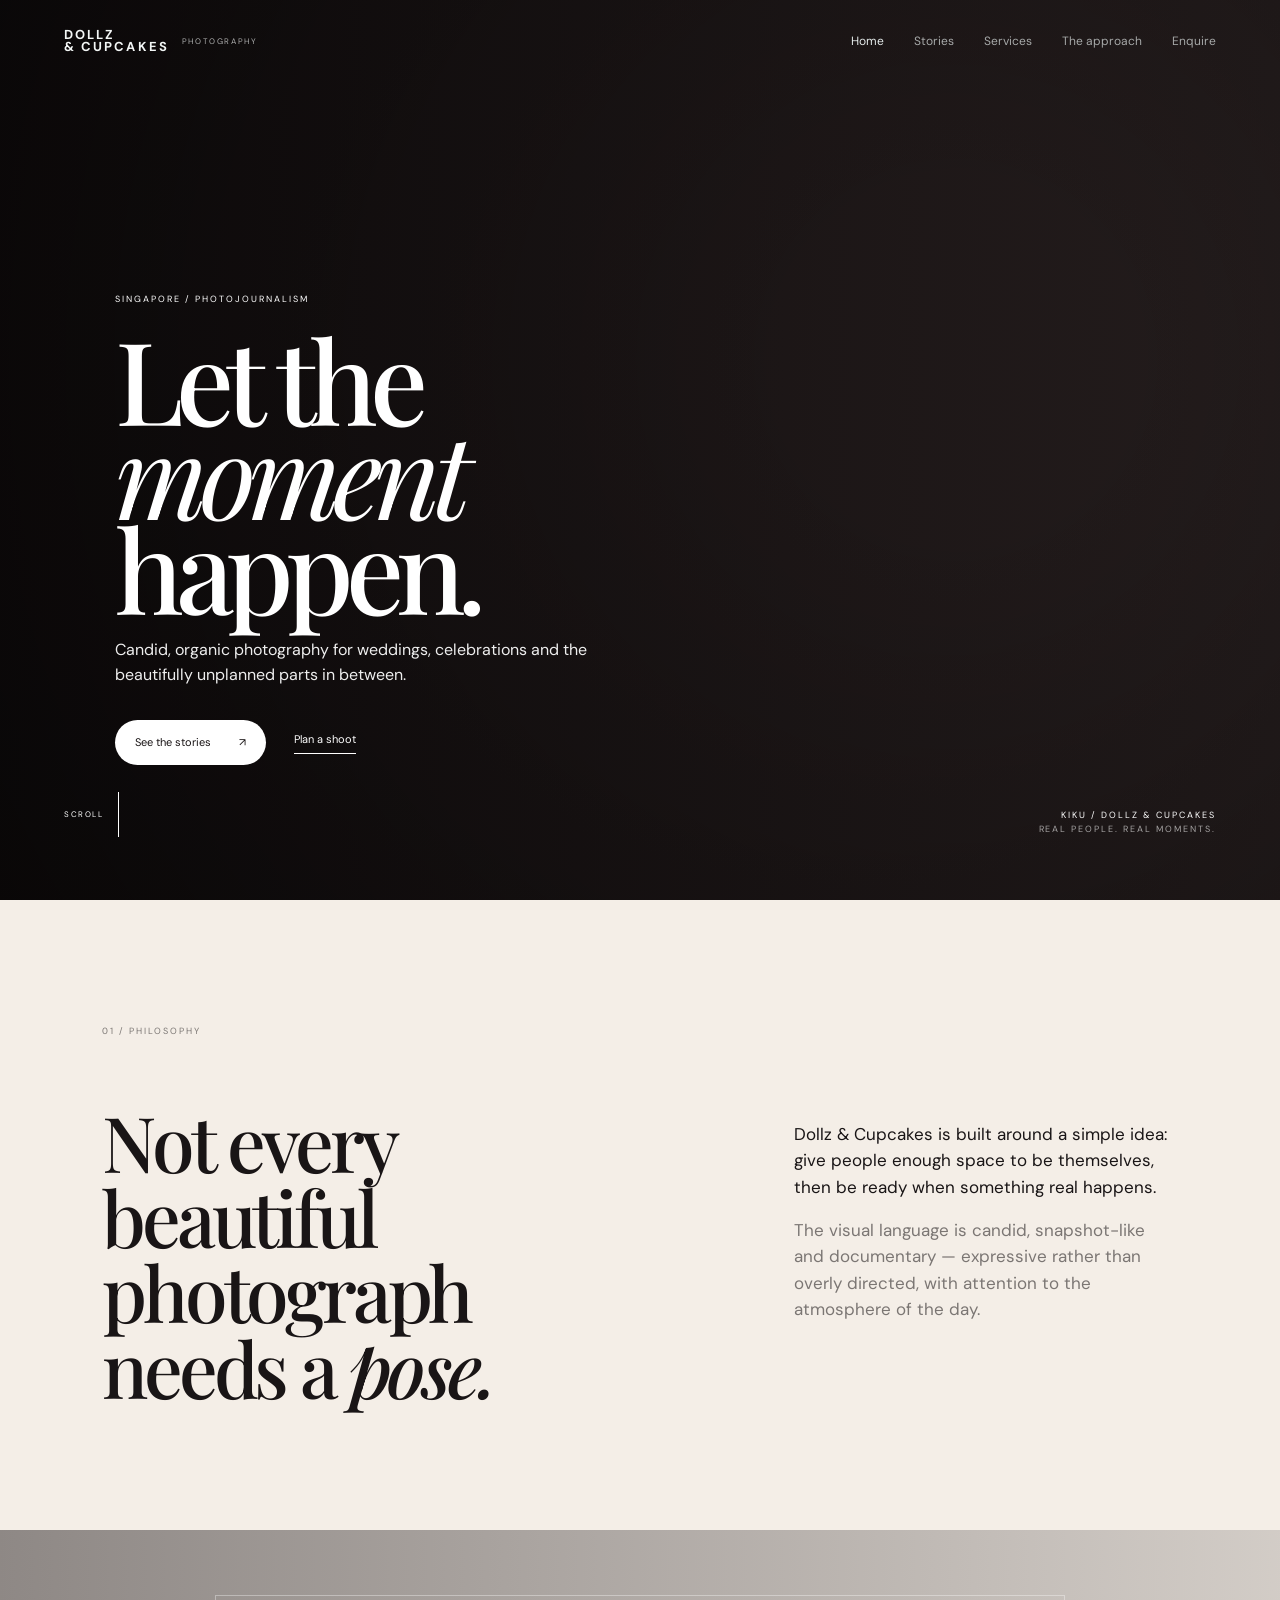
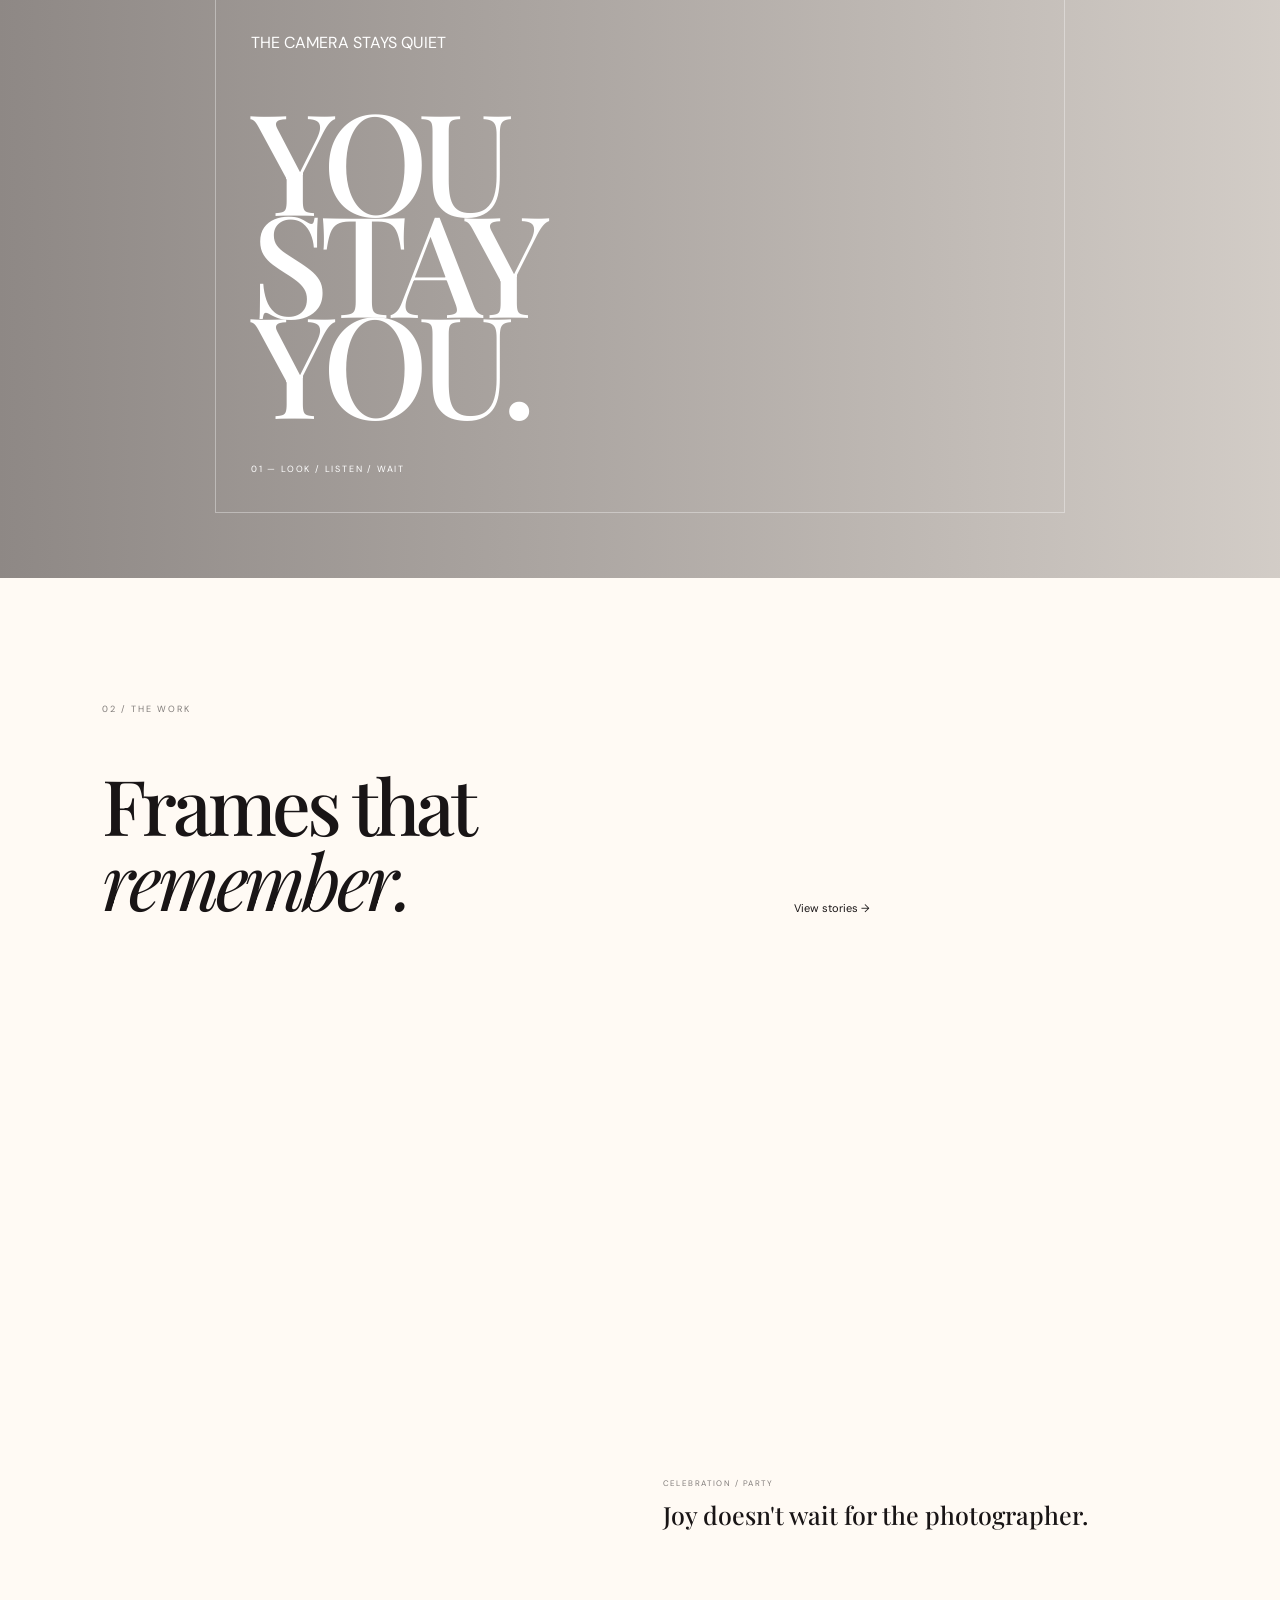
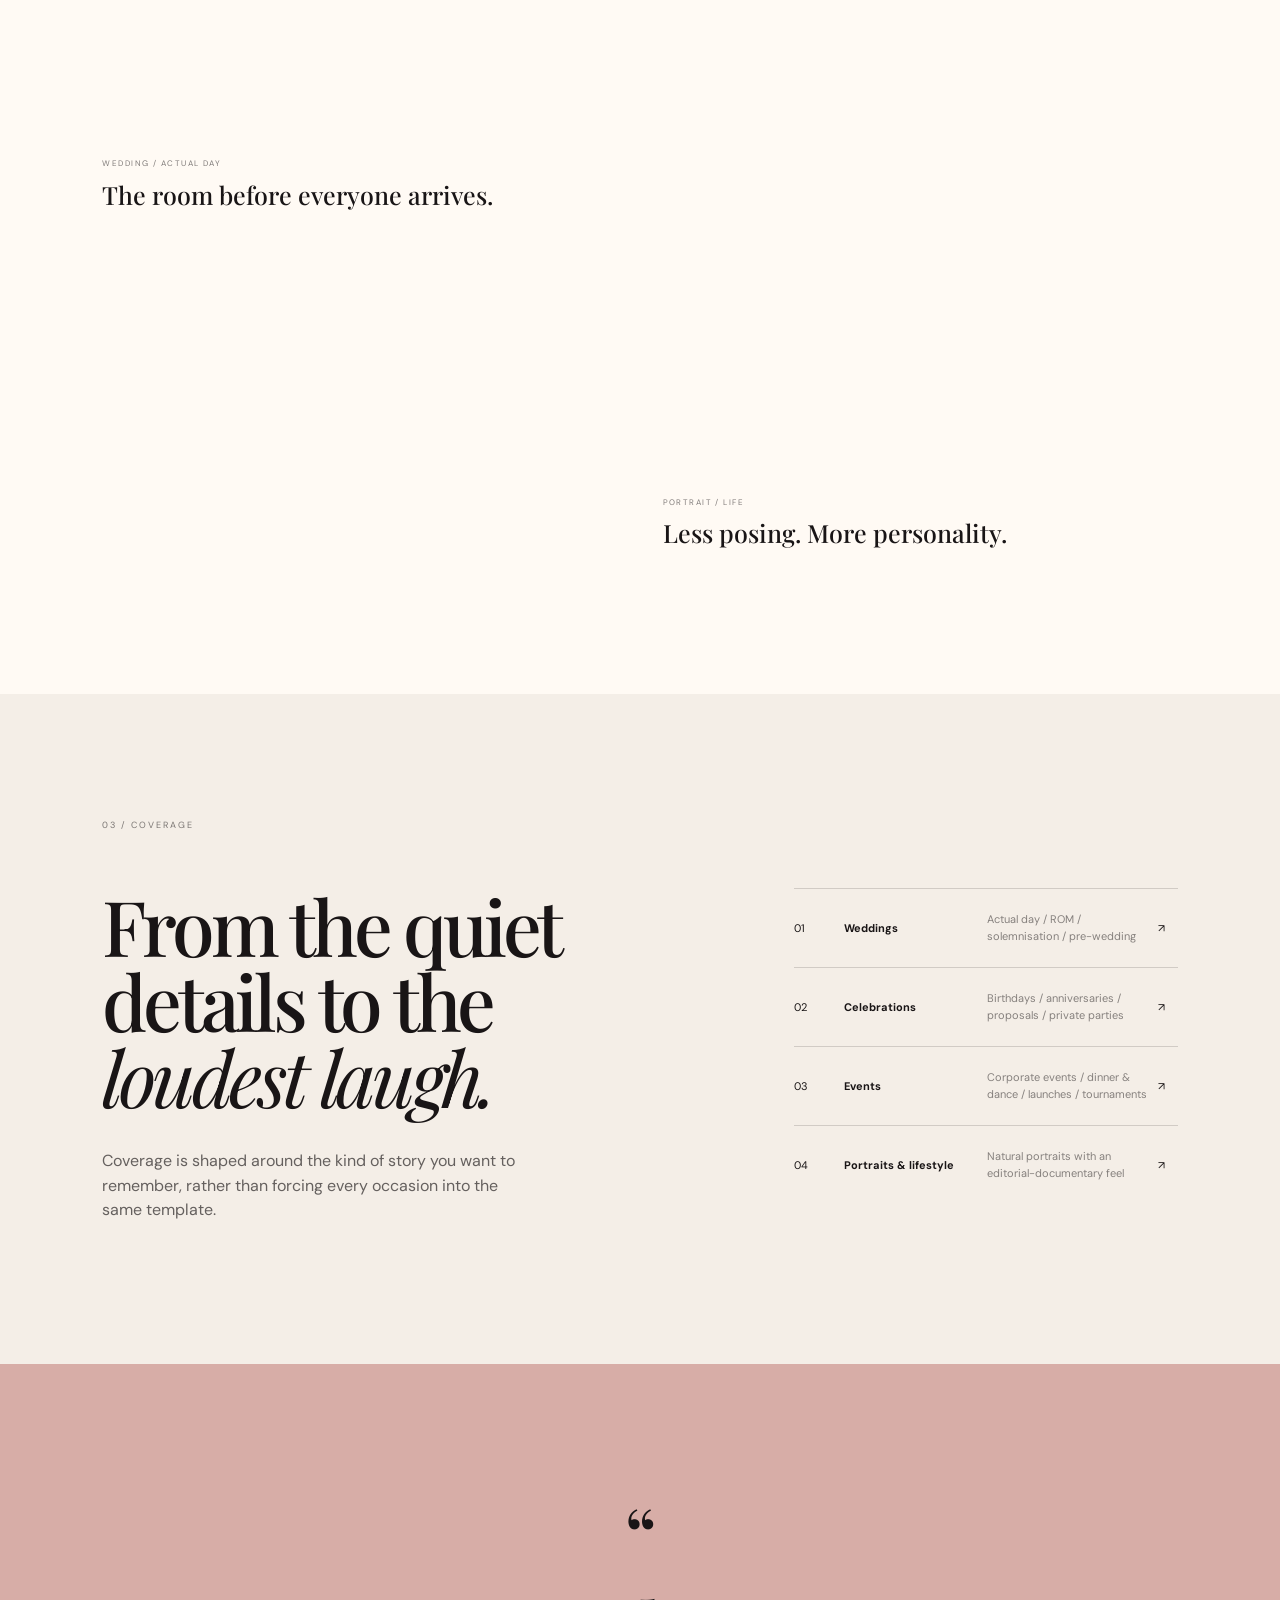
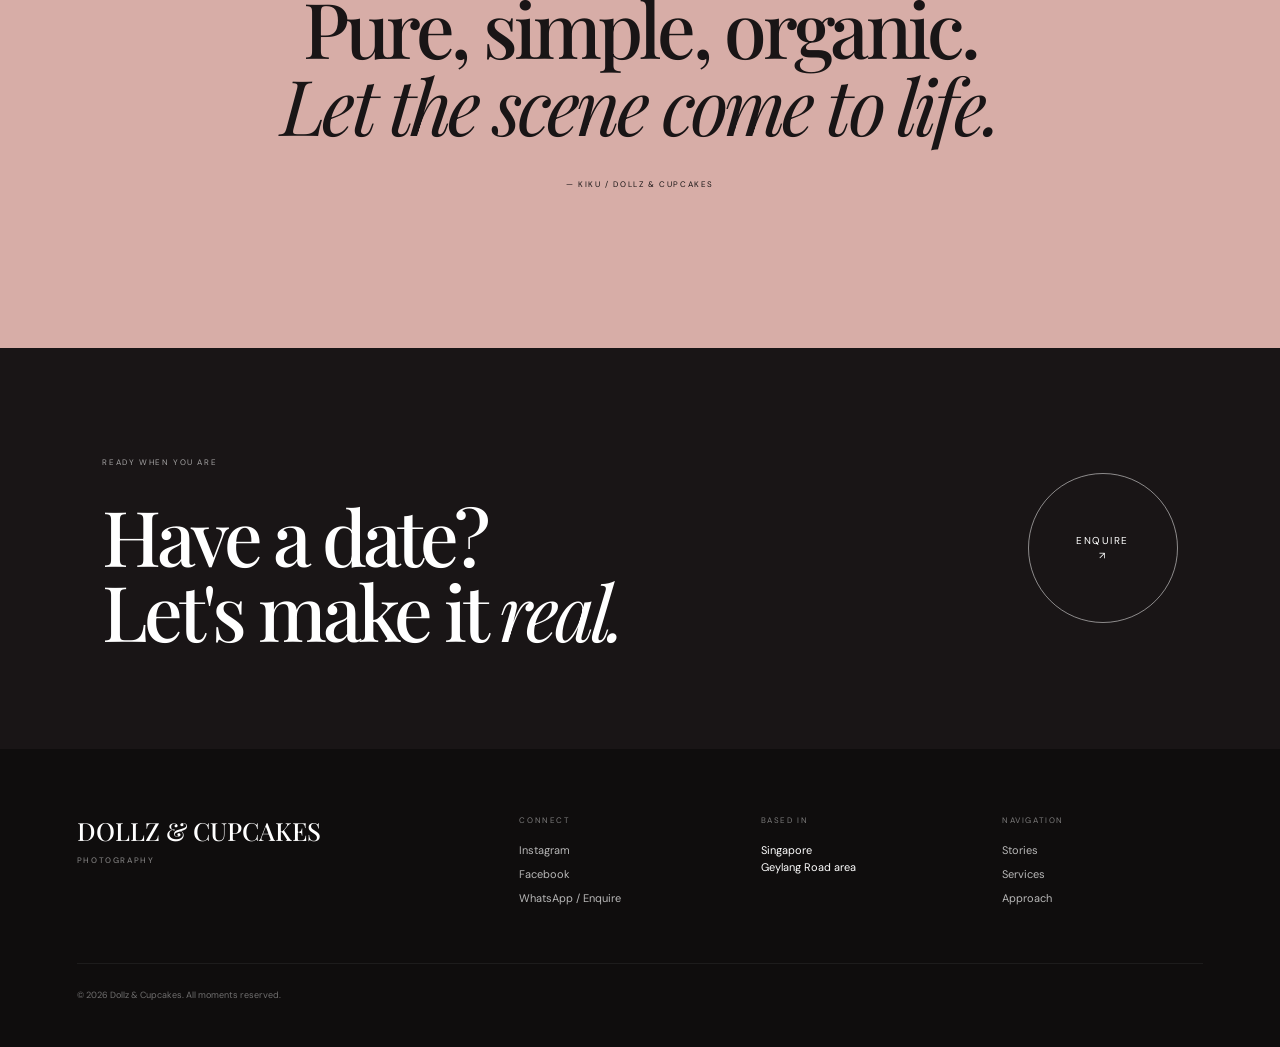
<file: index.html>
<!doctype html>
<html lang="en"><head><meta charset="utf-8"><meta name="viewport" content="width=device-width,initial-scale=1"><meta name="description" content="Dollz & Cupcakes — candid, documentary-style photography for weddings, celebrations and events in Singapore."><title>Dollz & Cupcakes — Let the moment happen</title><link rel="preconnect" href="https://fonts.googleapis.com"><link rel="preconnect" href="https://fonts.gstatic.com" crossorigin><link href="https://fonts.googleapis.com/css2?family=DM+Sans:wght@400;500;600&family=Playfair+Display:ital,wght@0,500;0,600;1,500&display=swap" rel="stylesheet"><link rel="stylesheet" href="styles.css?v=15"></head>
<body><div class="loader" id="loader"><div class="loader-mark">D<span>&</span>C</div><small>DOCUMENTING LIFE / SINGAPORE</small></div>
<header><a class="brand" href="index.html"><b>DOLLZ<br>& CUPCAKES</b><span>PHOTOGRAPHY</span></a><button class="menu" aria-label="Open menu"><i></i><i></i></button><nav><a class="active" href="index.html">Home</a><a href="stories.html">Stories</a><a href="services.html">Services</a><a href="about.html">The approach</a><a href="contact.html">Enquire</a></nav></header>
<main>
<section class="hero"><div class="hero-photo"></div><div class="hero-shade"></div><div class="hero-copy"><p class="eyebrow">SINGAPORE / PHOTOJOURNALISM</p><h1>Let the<br><em>moment</em><br>happen.</h1><p class="lead">Candid, organic photography for weddings, celebrations and the beautifully unplanned parts in between.</p><div class="actions"><a class="pill" href="stories.html">See the stories <span>↗</span></a><a class="text-link" href="contact.html">Plan a shoot</a></div></div><div class="hero-caption">KIKU / DOLLZ & CUPCAKES<br><span>REAL PEOPLE. REAL MOMENTS.</span></div><div class="scroll">SCROLL <i></i></div></section>
<section class="intro section"><div class="section-tag">01 / PHILOSOPHY</div><div class="intro-grid"><h2>Not every beautiful photograph<br>needs a <em>pose.</em></h2><div><p>Dollz & Cupcakes is built around a simple idea: give people enough space to be themselves, then be ready when something real happens.</p><p class="soft">The visual language is candid, snapshot-like and documentary — expressive rather than overly directed, with attention to the atmosphere of the day.</p></div></div></section>
<section class="film"><div class="film-inner"><span>THE CAMERA STAYS QUIET</span><strong>YOU<br>STAY<br>YOU.</strong><small>01 — LOOK / LISTEN / WAIT</small></div></section>
<section class="stories section"><div class="section-tag">02 / THE WORK</div><div class="stories-head"><h2>Frames that<br><em>remember.</em></h2><a href="stories.html">View stories →</a></div><div class="grid"><article class="story s1"><div class="photo"></div><div><span>WEDDING / ACTUAL DAY</span><h3>The room before everyone arrives.</h3></div></article><article class="story s2"><div class="photo"></div><div><span>CELEBRATION / PARTY</span><h3>Joy doesn't wait for the photographer.</h3></div></article><article class="story s3"><div class="photo"></div><div><span>PORTRAIT / LIFE</span><h3>Less posing. More personality.</h3></div></article></div></section>
<section class="services section"><div class="section-tag">03 / COVERAGE</div><div class="service-grid"><div class="service-lead"><h2>From the quiet<br>details to the<br><em>loudest laugh.</em></h2><p>Coverage is shaped around the kind of story you want to remember, rather than forcing every occasion into the same template.</p></div><div class="service-list"><a href="services.html"><span>01</span><b>Weddings</b><i>Actual day / ROM / solemnisation / pre-wedding</i>↗</a><a href="services.html"><span>02</span><b>Celebrations</b><i>Birthdays / anniversaries / proposals / private parties</i>↗</a><a href="services.html"><span>03</span><b>Events</b><i>Corporate events / dinner & dance / launches / tournaments</i>↗</a><a href="services.html"><span>04</span><b>Portraits & lifestyle</b><i>Natural portraits with an editorial-documentary feel</i>↗</a></div></div></section>
<section class="quote"><div class="quote-symbol">“</div><blockquote>Pure, simple, organic.<br><em>Let the scene come to life.</em></blockquote><p>— KIKU / DOLLZ & CUPCAKES</p></section>
<section class="contact-strip"><div><span>READY WHEN YOU ARE</span><h2>Have a date?<br>Let's make it <em>real.</em></h2></div><a class="circle" href="contact.html">ENQUIRE<br>↗</a></section></main>
<footer><div class="foot-brand">DOLLZ & CUPCAKES <small>PHOTOGRAPHY</small></div><div><small>CONNECT</small><a href="https://www.instagram.com/dollzcupcakes/">Instagram</a><a href="https://www.facebook.com/">Facebook</a><a href="contact.html">WhatsApp / Enquire</a></div><div><small>BASED IN</small><p>Singapore<br>Geylang Road area</p></div><div><small>NAVIGATION</small><a href="stories.html">Stories</a><a href="services.html">Services</a><a href="about.html">Approach</a></div><p class="copyright">© <span id="year"></span> Dollz & Cupcakes. All moments reserved.</p></footer><script src="script.js?v=15"></script></body></html>
</file>
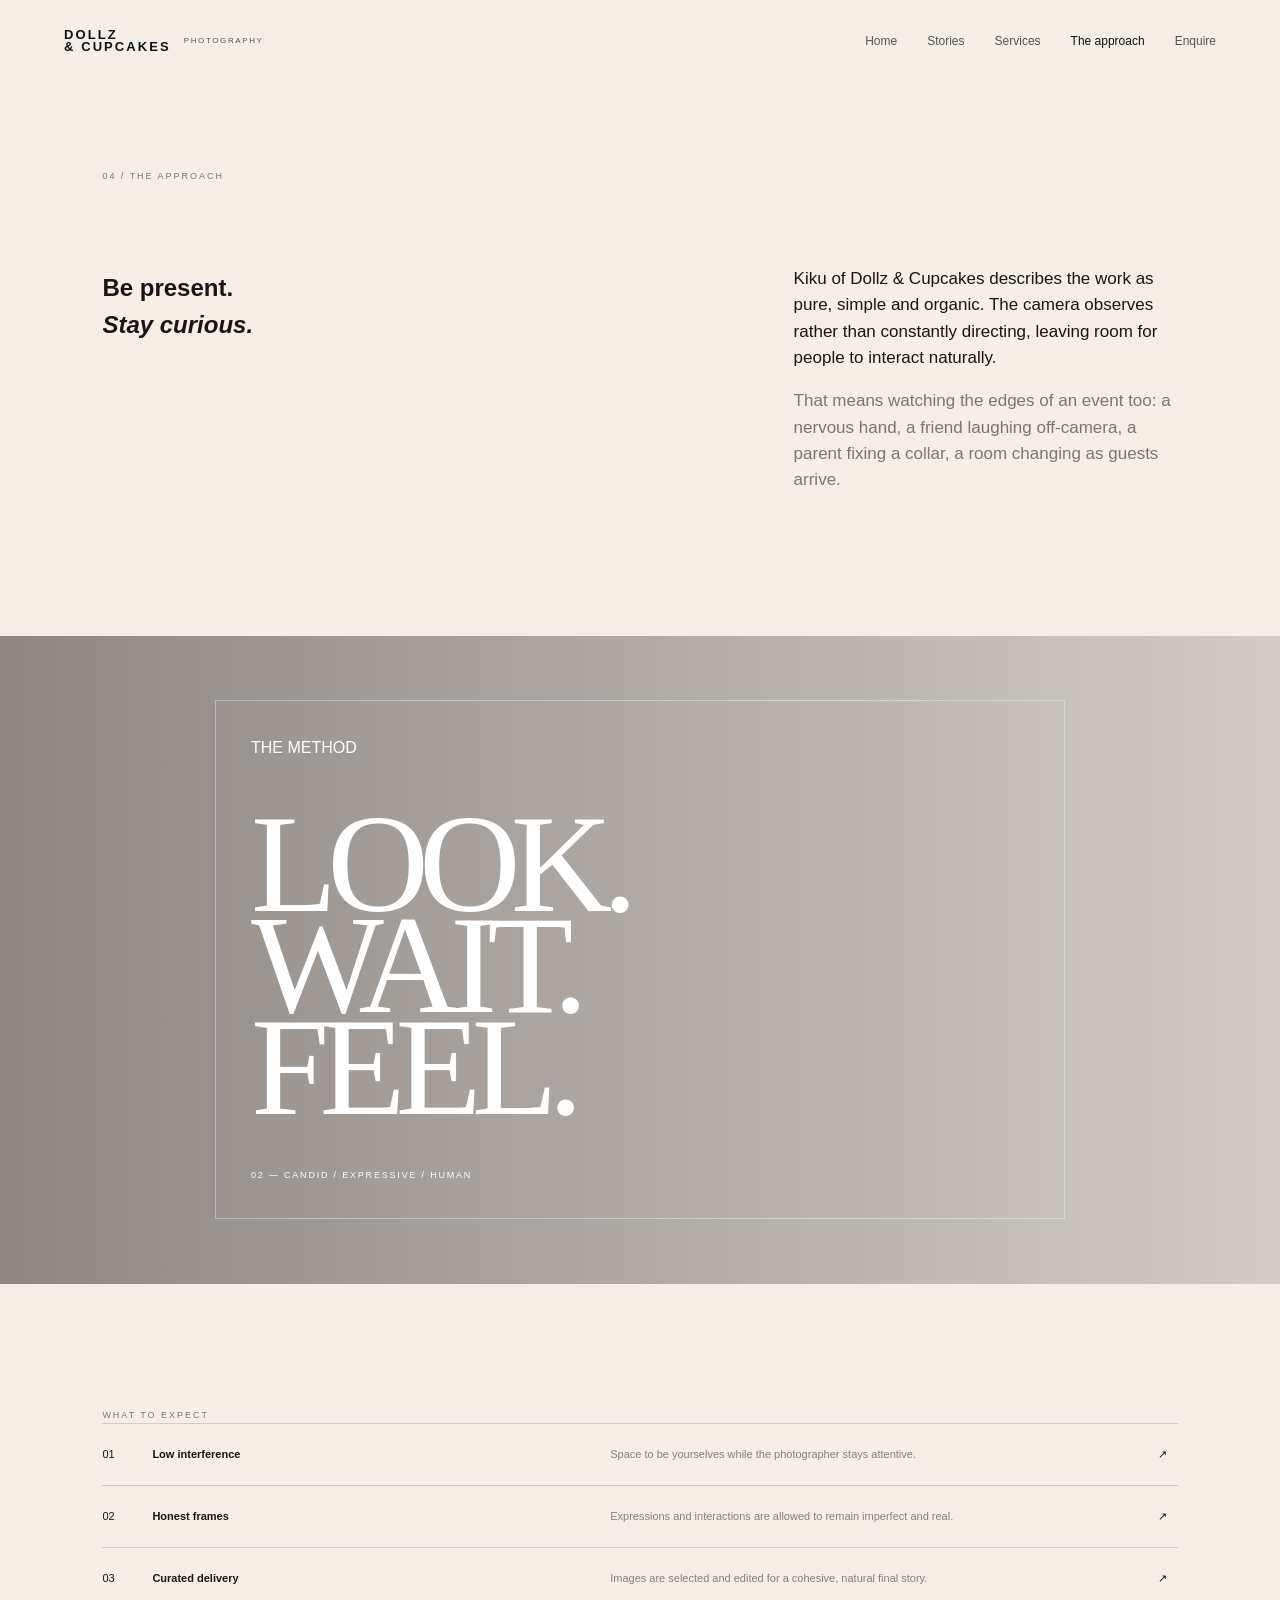
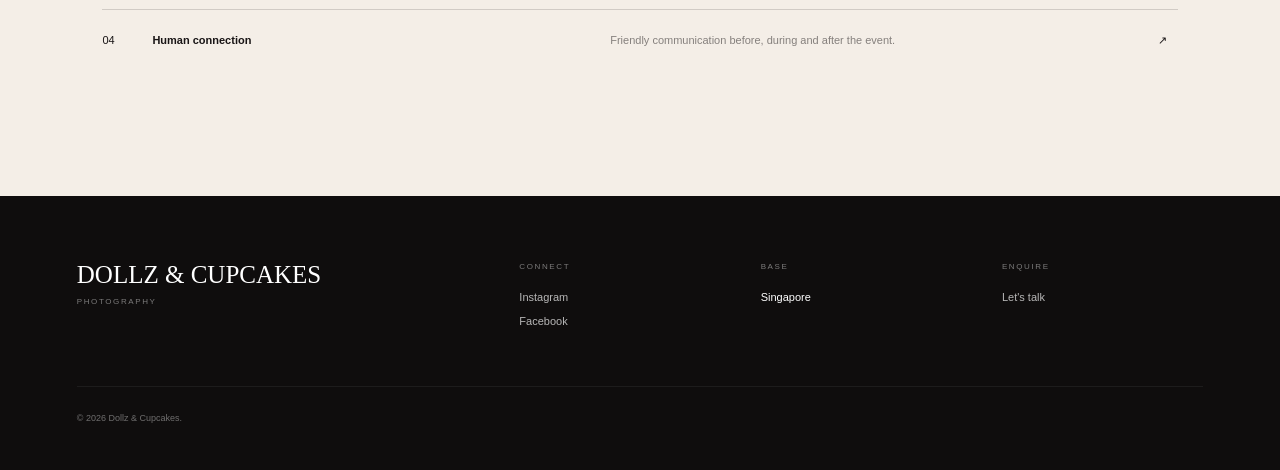
<file: about.html>
<!doctype html><html lang="en"><head><meta charset="utf-8"><meta name="viewport" content="width=device-width,initial-scale=1"><title>The Approach — Dollz & Cupcakes</title><link rel="stylesheet" href="styles.css?v=15"></head><body><header><a class="brand" href="index.html"><b>DOLLZ<br>& CUPCAKES</b><span>PHOTOGRAPHY</span></a><button class="menu"><i></i><i></i></button><nav><a href="index.html">Home</a><a href="stories.html">Stories</a><a href="services.html">Services</a><a class="active" href="about.html">The approach</a><a href="contact.html">Enquire</a></nav></header><main><section class="section" style="padding-top:170px"><div class="section-tag">04 / THE APPROACH</div><div class="intro-grid"><h2>Be present.<br><em>Stay curious.</em></h2><div><p>Kiku of Dollz & Cupcakes describes the work as pure, simple and organic. The camera observes rather than constantly directing, leaving room for people to interact naturally.</p><p class="soft">That means watching the edges of an event too: a nervous hand, a friend laughing off-camera, a parent fixing a collar, a room changing as guests arrive.</p></div></div></section><section class="film"><div class="film-inner"><span>THE METHOD</span><strong>LOOK.<br>WAIT.<br>FEEL.</strong><small>02 — CANDID / EXPRESSIVE / HUMAN</small></div></section><section class="section"><div class="section-tag">WHAT TO EXPECT</div><div class="service-list"><a><span>01</span><b>Low interference</b><i>Space to be yourselves while the photographer stays attentive.</i>↗</a><a><span>02</span><b>Honest frames</b><i>Expressions and interactions are allowed to remain imperfect and real.</i>↗</a><a><span>03</span><b>Curated delivery</b><i>Images are selected and edited for a cohesive, natural final story.</i>↗</a><a><span>04</span><b>Human connection</b><i>Friendly communication before, during and after the event.</i>↗</a></div></section></main><footer><div class="foot-brand">DOLLZ & CUPCAKES<small>PHOTOGRAPHY</small></div><div><small>CONNECT</small><a href="https://www.instagram.com/dollzcupcakes/">Instagram</a><a href="https://www.facebook.com/">Facebook</a></div><div><small>BASE</small><p>Singapore</p></div><div><small>ENQUIRE</small><a href="contact.html">Let's talk</a></div><p class="copyright">© <span id="year"></span> Dollz & Cupcakes.</p></footer><script src="script.js?v=15"></script></body></html>
</file>
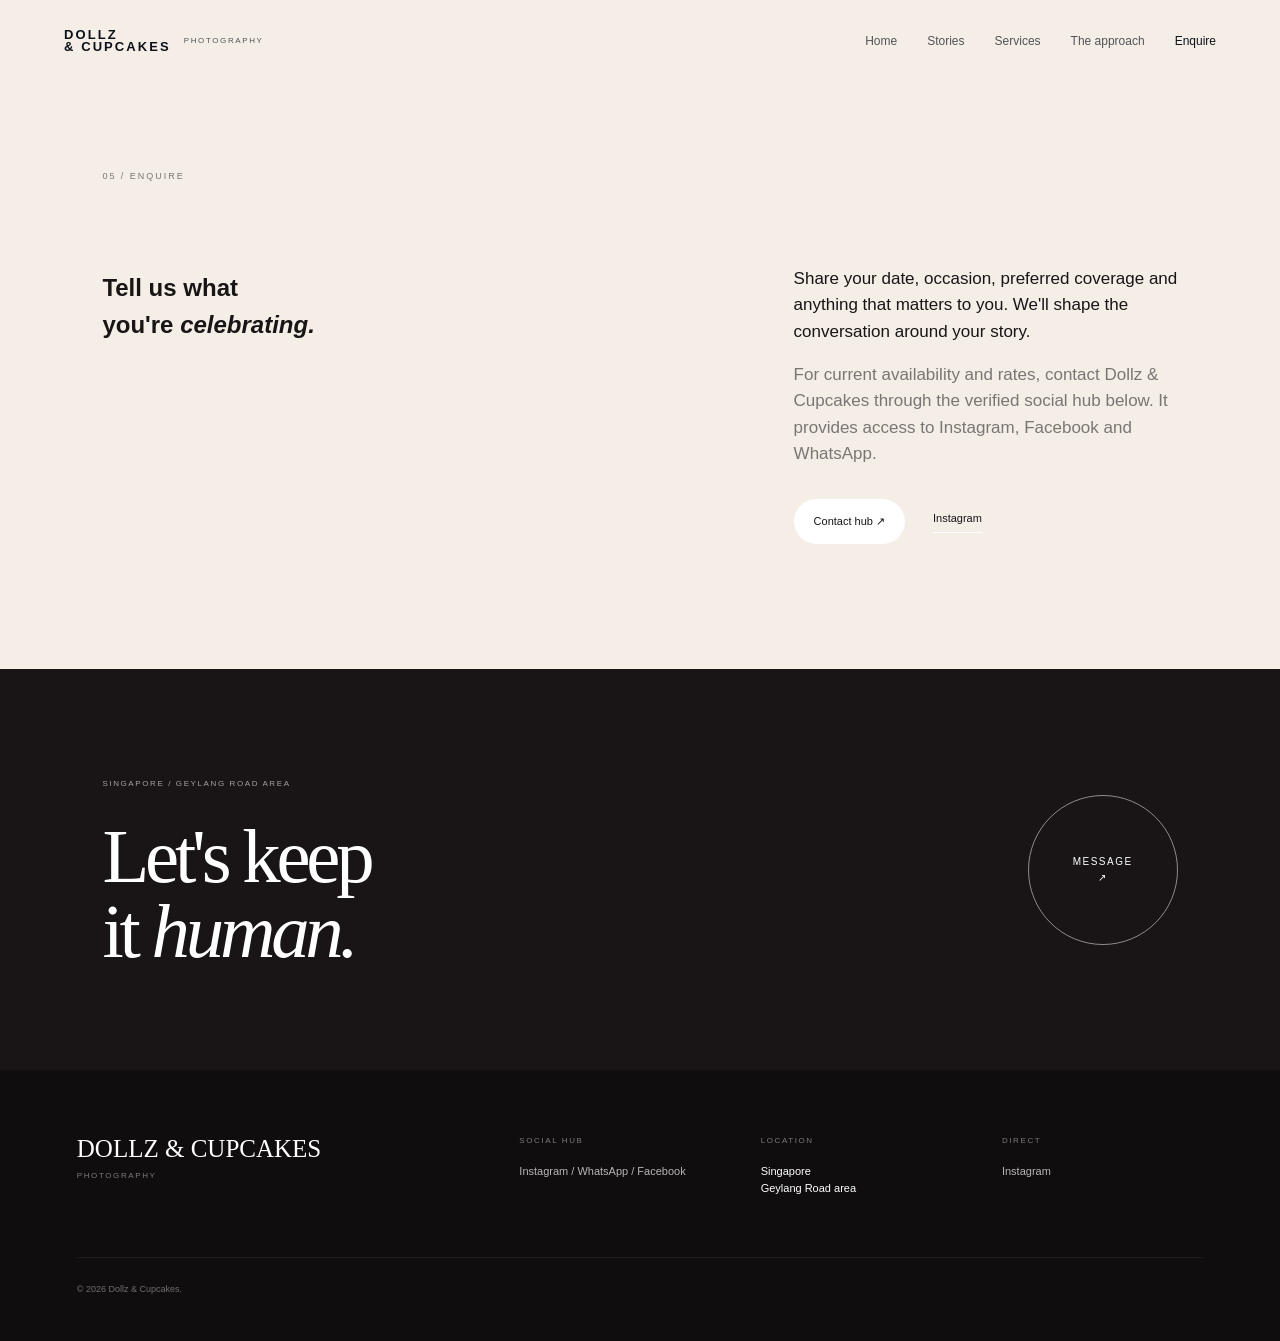
<file: contact.html>
<!doctype html><html lang="en"><head><meta charset="utf-8"><meta name="viewport" content="width=device-width,initial-scale=1"><title>Enquire — Dollz & Cupcakes</title><link rel="stylesheet" href="styles.css?v=15"></head><body><header><a class="brand" href="index.html"><b>DOLLZ<br>& CUPCAKES</b><span>PHOTOGRAPHY</span></a><button class="menu"><i></i><i></i></button><nav><a href="index.html">Home</a><a href="stories.html">Stories</a><a href="services.html">Services</a><a href="about.html">The approach</a><a class="active" href="contact.html">Enquire</a></nav></header><main><section class="section" style="padding-top:170px"><div class="section-tag">05 / ENQUIRE</div><div class="intro-grid"><h2>Tell us what<br>you're <em>celebrating.</em></h2><div><p>Share your date, occasion, preferred coverage and anything that matters to you. We'll shape the conversation around your story.</p><p class="soft">For current availability and rates, contact Dollz & Cupcakes through the verified social hub below. It provides access to Instagram, Facebook and WhatsApp.</p><div class="actions"><a class="pill" href="https://linktr.ee/dollzcupcakes">Contact hub ↗</a><a class="text-link" href="https://www.instagram.com/dollzcupcakes/">Instagram</a></div></div></div></section><section class="contact-strip"><div><span>SINGAPORE / GEYLANG ROAD AREA</span><h2>Let's keep<br>it <em>human.</em></h2></div><a class="circle" href="https://linktr.ee/dollzcupcakes">MESSAGE<br>↗</a></section></main><footer><div class="foot-brand">DOLLZ & CUPCAKES<small>PHOTOGRAPHY</small></div><div><small>SOCIAL HUB</small><a href="https://linktr.ee/dollzcupcakes">Instagram / WhatsApp / Facebook</a></div><div><small>LOCATION</small><p>Singapore<br>Geylang Road area</p></div><div><small>DIRECT</small><a href="https://www.instagram.com/dollzcupcakes/">Instagram</a></div><p class="copyright">© <span id="year"></span> Dollz & Cupcakes.</p></footer><script src="script.js?v=15"></script></body></html>
</file>
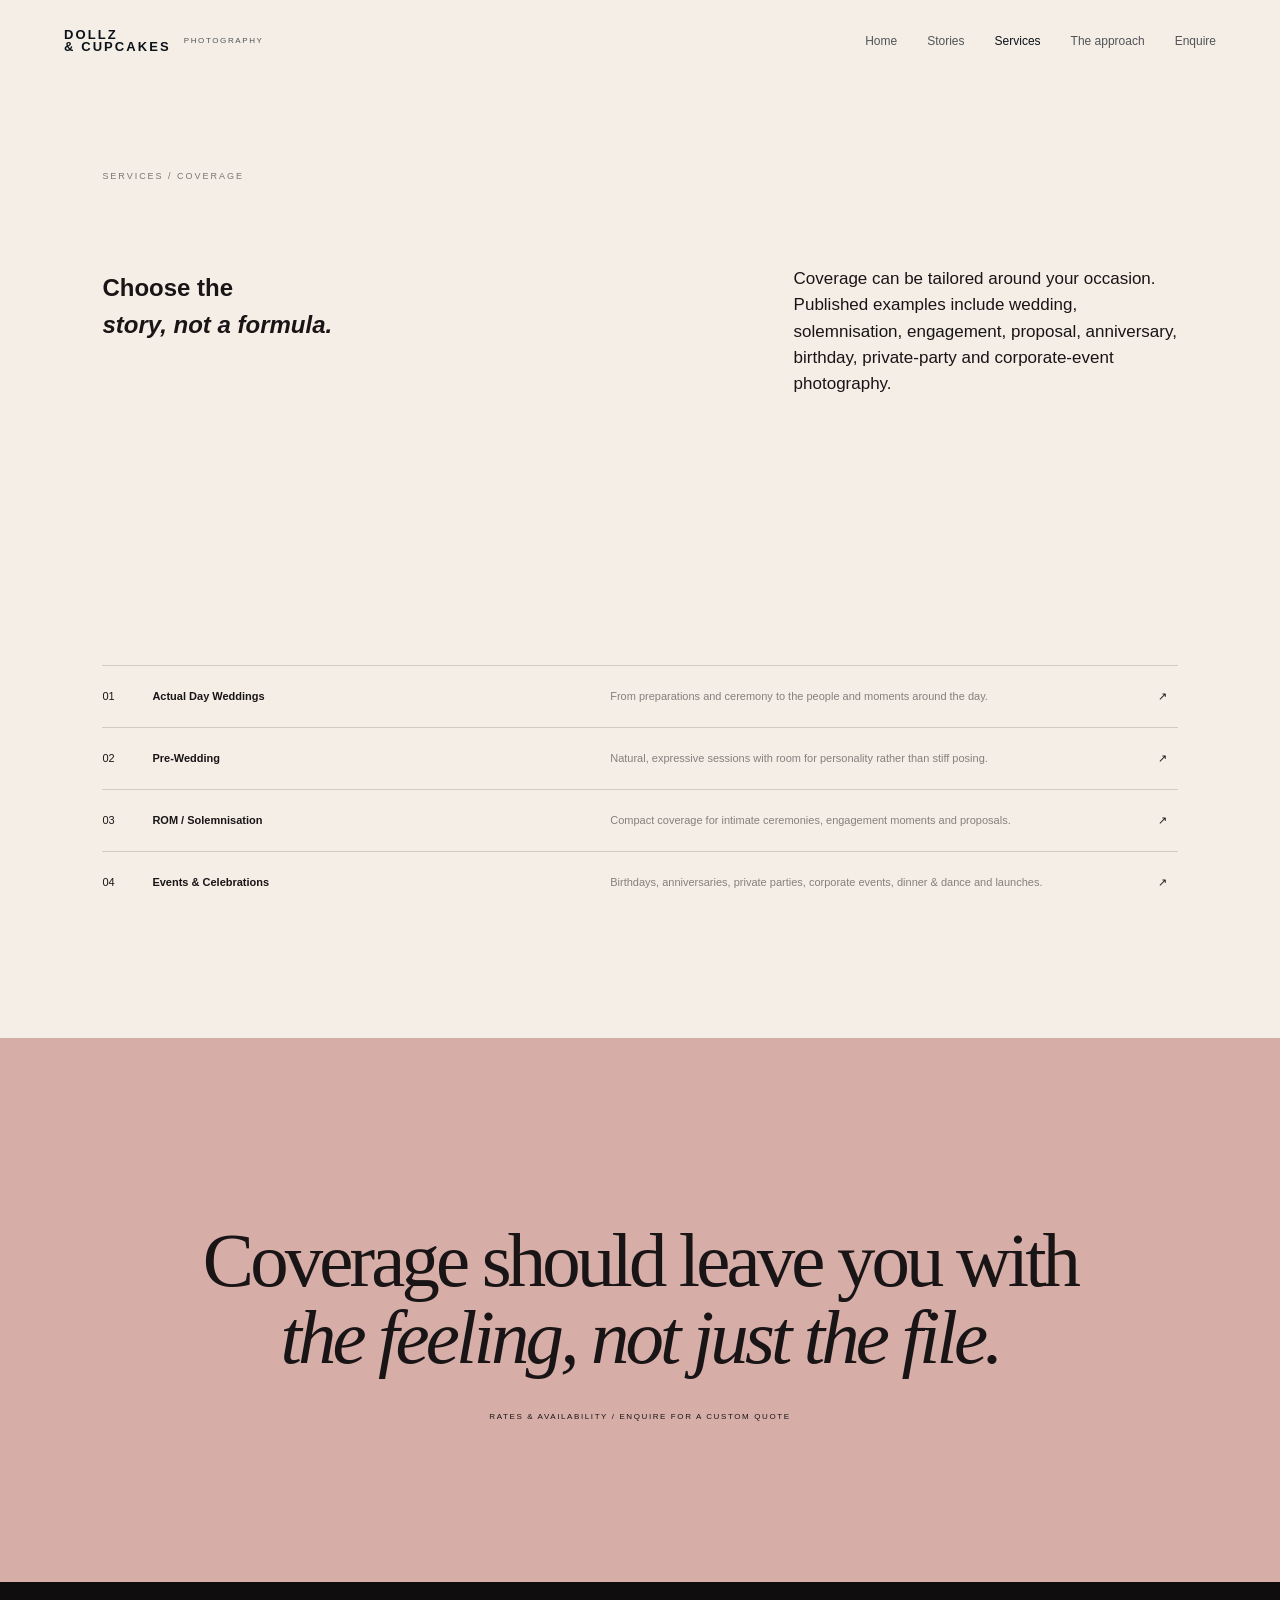
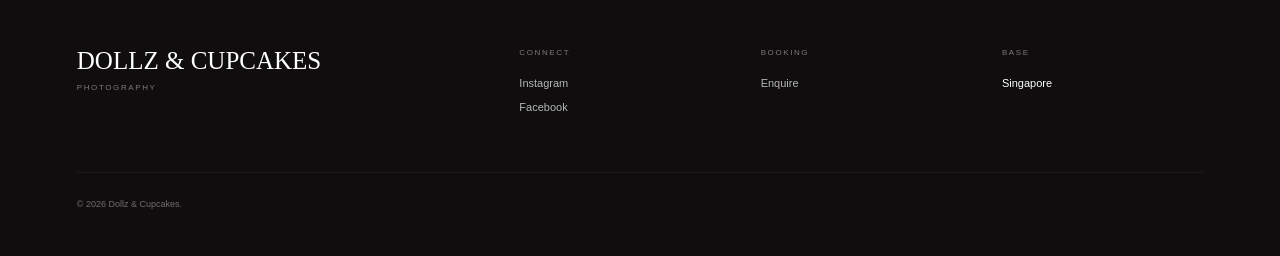
<file: services.html>
<!doctype html><html lang="en"><head><meta charset="utf-8"><meta name="viewport" content="width=device-width,initial-scale=1"><title>Services — Dollz & Cupcakes</title><link rel="stylesheet" href="styles.css?v=15"></head><body><header><a class="brand" href="index.html"><b>DOLLZ<br>& CUPCAKES</b><span>PHOTOGRAPHY</span></a><button class="menu"><i></i><i></i></button><nav><a href="index.html">Home</a><a href="stories.html">Stories</a><a class="active" href="services.html">Services</a><a href="about.html">The approach</a><a href="contact.html">Enquire</a></nav></header><main><section class="section" style="padding-top:170px"><div class="section-tag">SERVICES / COVERAGE</div><div class="intro-grid"><h2>Choose the<br><em>story, not a formula.</em></h2><p>Coverage can be tailored around your occasion. Published examples include wedding, solemnisation, engagement, proposal, anniversary, birthday, private-party and corporate-event photography.</p></div></section><section class="services section"><div class="service-list"><a><span>01</span><b>Actual Day Weddings</b><i>From preparations and ceremony to the people and moments around the day.</i>↗</a><a><span>02</span><b>Pre-Wedding</b><i>Natural, expressive sessions with room for personality rather than stiff posing.</i>↗</a><a><span>03</span><b>ROM / Solemnisation</b><i>Compact coverage for intimate ceremonies, engagement moments and proposals.</i>↗</a><a><span>04</span><b>Events & Celebrations</b><i>Birthdays, anniversaries, private parties, corporate events, dinner & dance and launches.</i>↗</a></div></section><section class="quote"><blockquote>Coverage should leave you with<br><em>the feeling, not just the file.</em></blockquote><p>RATES & AVAILABILITY / ENQUIRE FOR A CUSTOM QUOTE</p></section></main><footer><div class="foot-brand">DOLLZ & CUPCAKES<small>PHOTOGRAPHY</small></div><div><small>CONNECT</small><a href="https://www.instagram.com/dollzcupcakes/">Instagram</a><a href="https://www.facebook.com/">Facebook</a></div><div><small>BOOKING</small><a href="contact.html">Enquire</a></div><div><small>BASE</small><p>Singapore</p></div><p class="copyright">© <span id="year"></span> Dollz & Cupcakes.</p></footer><script src="script.js?v=15"></script></body></html>
</file>
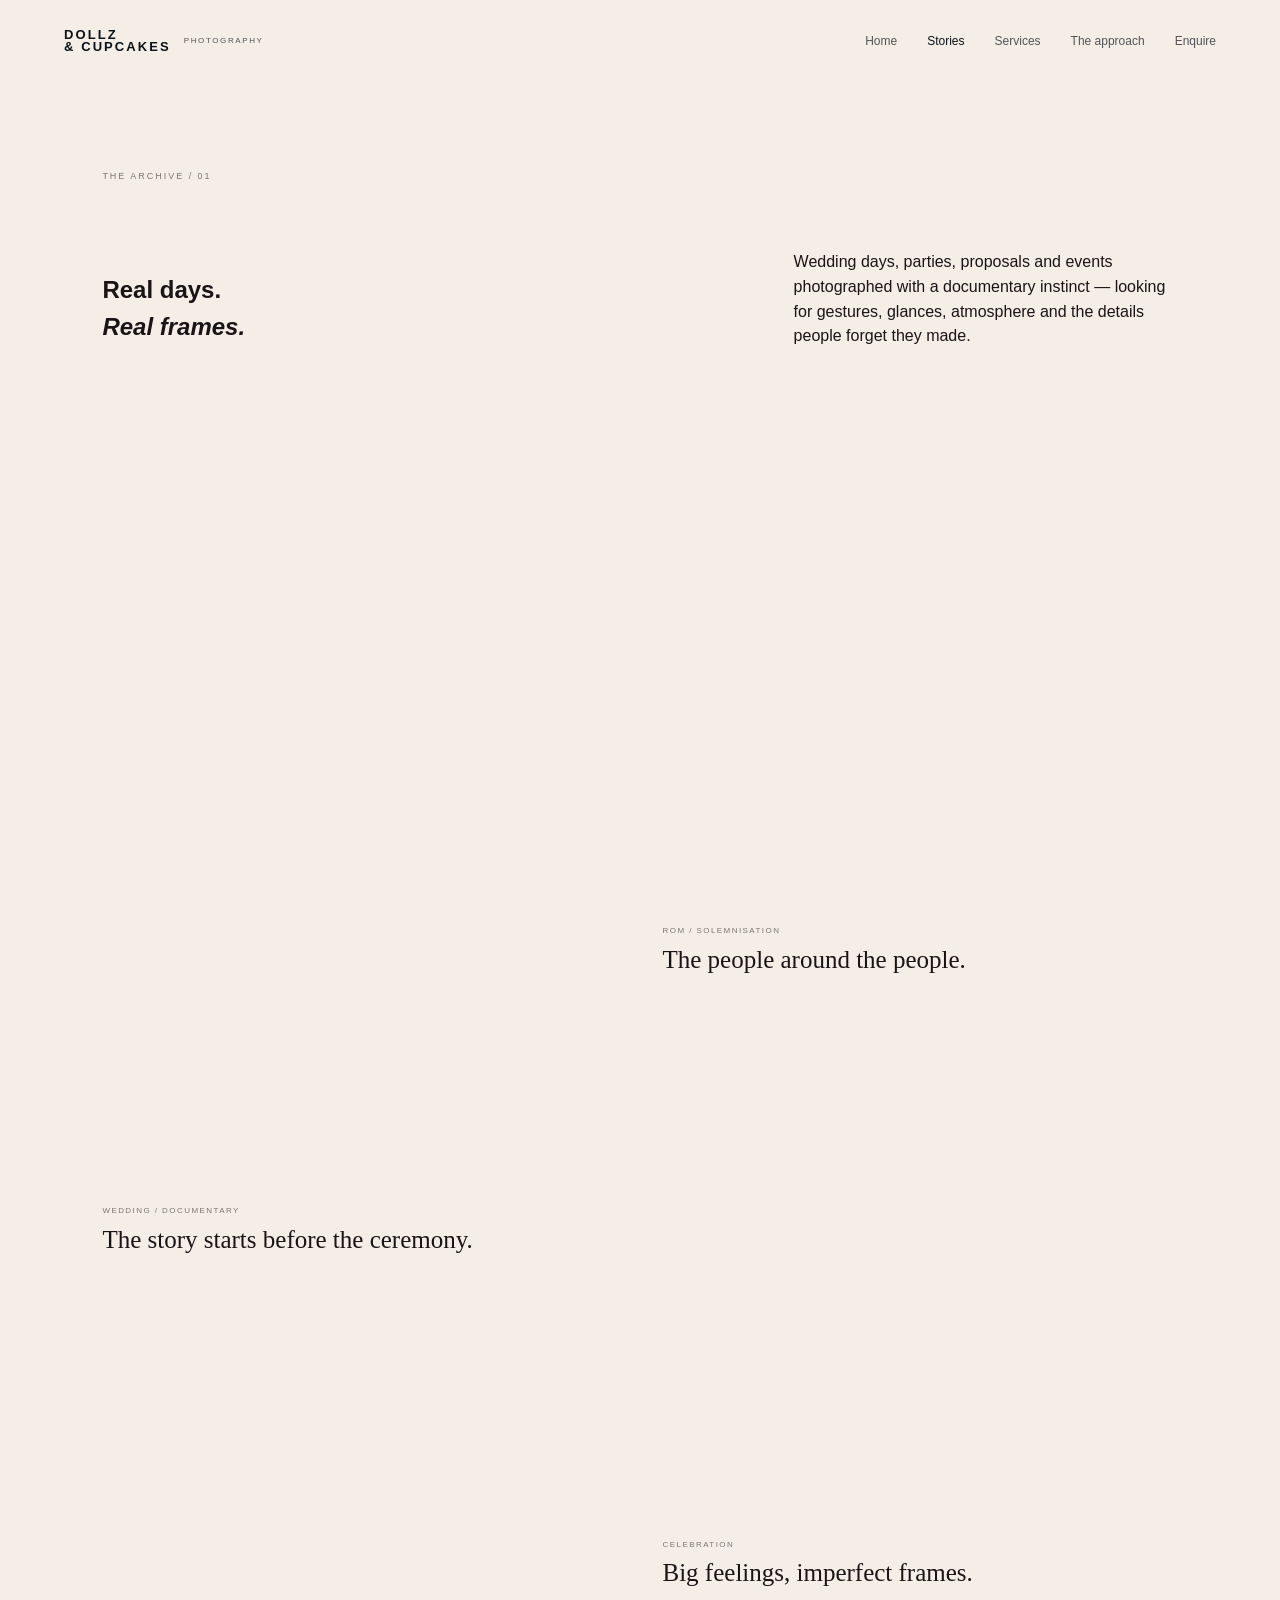
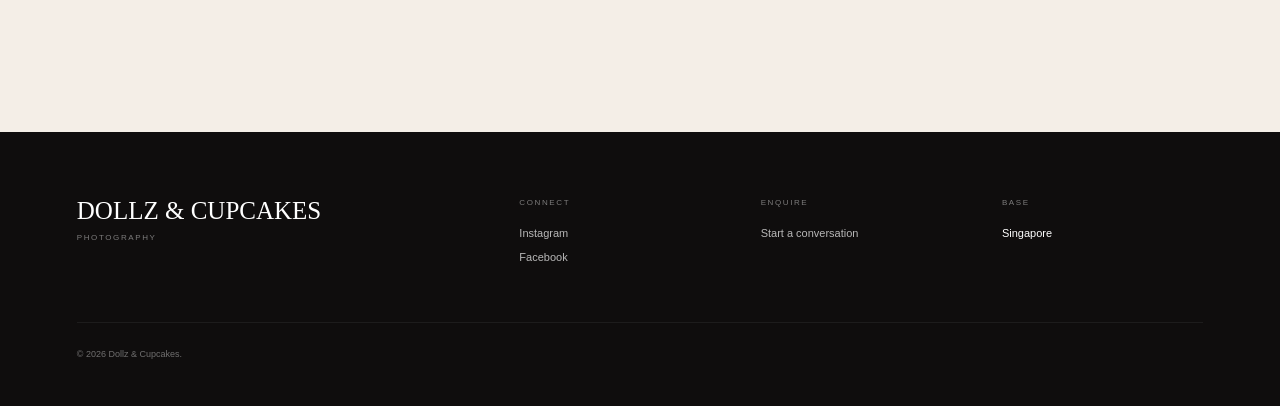
<file: stories.html>
<!doctype html><html lang="en"><head><meta charset="utf-8"><meta name="viewport" content="width=device-width,initial-scale=1"><title>Stories — Dollz & Cupcakes</title><link rel="stylesheet" href="styles.css?v=15"></head><body><header><a class="brand" href="index.html"><b>DOLLZ<br>& CUPCAKES</b><span>PHOTOGRAPHY</span></a><button class="menu"><i></i><i></i></button><nav><a href="index.html">Home</a><a class="active" href="stories.html">Stories</a><a href="services.html">Services</a><a href="about.html">The approach</a><a href="contact.html">Enquire</a></nav></header><main><section class="section" style="padding-top:170px"><div class="section-tag">THE ARCHIVE / 01</div><div class="stories-head"><h2>Real days.<br><em>Real frames.</em></h2><p>Wedding days, parties, proposals and events photographed with a documentary instinct — looking for gestures, glances, atmosphere and the details people forget they made.</p></div><div class="grid"><article class="story s1"><div class="photo" style="background-image:url('https://images.unsplash.com/photo-1519741497674-611481863552?auto=format&fit=crop&w=1300&q=85')"></div><div><span>WEDDING / DOCUMENTARY</span><h3>The story starts before the ceremony.</h3></div></article><article class="story s2"><div class="photo" style="background-image:url('https://images.unsplash.com/photo-1519225421980-715cb0215aed?auto=format&fit=crop&w=1200&q=85')"></div><div><span>ROM / SOLEMNISATION</span><h3>The people around the people.</h3></div></article><article class="story s3"><div class="photo" style="background-image:url('https://images.unsplash.com/photo-1530103862676-de8c9debad1d?auto=format&fit=crop&w=1200&q=85')"></div><div><span>CELEBRATION</span><h3>Big feelings, imperfect frames.</h3></div></article></div></section></main><footer><div class="foot-brand">DOLLZ & CUPCAKES<small>PHOTOGRAPHY</small></div><div><small>CONNECT</small><a href="https://www.instagram.com/dollzcupcakes/">Instagram</a><a href="https://www.facebook.com/">Facebook</a></div><div><small>ENQUIRE</small><a href="contact.html">Start a conversation</a></div><div><small>BASE</small><p>Singapore</p></div><p class="copyright">© <span id="year"></span> Dollz & Cupcakes.</p></footer><script src="script.js?v=15"></script></body></html>
</file>
<file: styles.css>
:root{--ink:#191516;--paper:#f4eee7;--rose:#d9aaa2;--cream:#fffaf4;--line:rgba(25,21,22,.16);--serif:'Playfair Display',serif;--sans:'DM Sans',sans-serif}*{box-sizing:border-box}html{scroll-behavior:smooth}body{margin:0;background:var(--paper);color:var(--ink);font-family:var(--sans);line-height:1.55}a{color:inherit;text-decoration:none}header{height:82px;padding:18px 5vw;display:flex;align-items:center;justify-content:space-between;position:fixed;z-index:20;top:0;width:100%;color:#fff;mix-blend-mode:difference}.brand{display:flex;gap:13px;align-items:center}.brand b{font-size:13px;line-height:.95;letter-spacing:.16em}.brand span{font-size:8px;letter-spacing:.2em;opacity:.7}nav{display:flex;gap:30px;font-size:12px}nav a{opacity:.7}nav a.active,nav a:hover{opacity:1}.menu{display:none;background:none;border:0}.menu i{display:block;width:27px;height:1px;background:#fff;margin:7px}.loader{position:fixed;inset:0;background:var(--ink);color:#fff;z-index:99;display:grid;place-content:center;text-align:center;transition:.7s}.loader.done{opacity:0;pointer-events:none}.loader-mark{font:600 52px var(--serif);letter-spacing:-.06em}.loader-mark span{font-style:italic;color:var(--rose)}.loader small{margin-top:12px;font-size:8px;letter-spacing:.25em}.hero{min-height:100svh;position:relative;color:#fff;overflow:hidden;background:#282020}.hero-photo{position:absolute;inset:0;background:linear-gradient(90deg,rgba(10,7,8,.78),rgba(10,7,8,.16)),url('https://images.unsplash.com/photo-1519741497674-611481863552?auto=format&fit=crop&w=2200&q=85') center/cover}.hero-shade{position:absolute;inset:0;background:radial-gradient(circle at 75% 40%,transparent 0 14%,rgba(0,0,0,.2) 55%,rgba(0,0,0,.45))}.hero-copy{position:absolute;left:9vw;bottom:15vh;max-width:700px}.eyebrow,.section-tag,.hero-caption span,.hero-caption{font-size:9px;letter-spacing:.22em}.hero-copy h1{font:500 clamp(60px,9vw,142px)/.82 var(--serif);letter-spacing:-.07em;margin:24px 0}.hero-copy h1 em,.stories h2 em,.service-lead em,.quote em,.contact-strip em{font-weight:400}.lead{font-size:16px;max-width:480px;color:#eee}.actions{display:flex;align-items:center;gap:28px;margin-top:32px}.pill{padding:14px 20px;background:#fff;color:#181314;border-radius:100px;font-size:11px}.pill span{margin-left:25px}.text-link{font-size:11px;border-bottom:1px solid #fff;padding-bottom:5px}.hero-caption{position:absolute;right:5vw;bottom:7vh;text-align:right}.hero-caption span{opacity:.6}.scroll{position:absolute;bottom:7vh;left:5vw;font-size:8px;letter-spacing:.2em;display:flex;align-items:center;gap:14px}.scroll i{height:45px;width:1px;background:#fff}.section{padding:125px 8vw}.section-tag{opacity:.55}.intro-grid,.stories-head,.service-grid{display:grid;grid-template-columns:1.2fr .8fr;gap:9vw}.intro-grid{margin-top:65px}.intro h2,.stories h2,.service-lead h2,.contact-strip h2{font:500 clamp(42px,6vw,82px)/.98 var(--serif);letter-spacing:-.055em;margin:0}.intro-grid p{max-width:470px;font-size:17px}.soft{opacity:.55}.film{height:72vh;min-height:500px;background:linear-gradient(90deg,rgba(18,12,14,.45),rgba(18,12,14,.15)),url('https://images.unsplash.com/photo-1507504031003-b417219a0fde?auto=format&fit=crop&w=2000&q=85') center/cover;display:grid;place-items:center;color:#fff}.film-inner{width:min(850px,80vw);height:80%;border:1px solid rgba(255,255,255,.35);padding:35px;display:flex;flex-direction:column;justify-content:space-between}.film strong{font:500 clamp(70px,11vw,160px)/.72 var(--serif);letter-spacing:-.07em}.film small{font-size:9px;letter-spacing:.2em}.stories{background:var(--cream)}.stories-head{align-items:end;margin:50px 0 60px}.stories-head a{font-size:11px}.grid{display:grid;grid-template-columns:1fr 1fr;gap:45px}.story .photo{height:480px;background-position:center;background-size:cover;filter:saturate(.8)}.story.s1{grid-row:span 2}.story.s1 .photo{height:760px;background-image:url('https://images.unsplash.com/photo-1511285560929-80b456fea0bc?auto=format&fit=crop&w=1300&q=85')}.story.s2 .photo{background-image:url('https://images.unsplash.com/photo-1469371670807-013ccf25f16a?auto=format&fit=crop&w=1200&q=85')}.story.s3 .photo{background-image:url('https://images.unsplash.com/photo-1534528741775-53994a69daeb?auto=format&fit=crop&w=1200&q=85')}.story span{display:block;font-size:8px;letter-spacing:.18em;opacity:.55;margin-top:20px}.story h3{font:500 25px var(--serif);margin:8px 0 20px}.services{background:var(--paper)}.service-grid{margin-top:55px}.service-lead p{max-width:420px;margin-top:35px;opacity:.65}.service-list a{display:grid;grid-template-columns:40px 1fr 1.2fr 20px;gap:10px;padding:22px 0;border-top:1px solid var(--line);font-size:11px;align-items:center}.service-list i{font-style:normal;opacity:.5}.quote{padding:150px 8vw;background:#d7ada7;text-align:center}.quote-symbol{font:80px var(--serif);line-height:.5}.quote blockquote{font:500 clamp(42px,6vw,82px)/1 var(--serif);letter-spacing:-.05em;margin:35px auto;max-width:900px}.quote p{font-size:8px;letter-spacing:.2em}.contact-strip{padding:100px 8vw;background:var(--ink);color:#fff;display:flex;align-items:center;justify-content:space-between}.contact-strip span{font-size:8px;letter-spacing:.2em;opacity:.6}.contact-strip h2{margin-top:25px}.circle{width:150px;height:150px;border:1px solid rgba(255,255,255,.5);border-radius:50%;display:grid;place-content:center;text-align:center;font-size:10px;letter-spacing:.15em;transition:.3s}.circle:hover{background:#fff;color:var(--ink)}footer{background:#0f0d0d;color:#fff;padding:65px 6vw 35px;display:grid;grid-template-columns:2fr 1fr 1fr 1fr;gap:40px;font-size:11px}footer small{display:block;font-size:8px;letter-spacing:.2em;opacity:.45;margin-bottom:16px}footer a{display:block;margin:7px 0;opacity:.7}.foot-brand{font:500 25px var(--serif)}.foot-brand small{font-family:var(--sans);margin-top:8px}.copyright{grid-column:1/-1;border-top:1px solid #333;padding-top:25px;opacity:.4;font-size:9px}@media(max-width:800px){header{height:68px}.menu{display:block}nav{position:absolute;top:68px;left:0;width:100%;background:#181415;padding:25px 7vw;display:none;flex-direction:column;gap:20px}nav.open{display:flex}.hero-copy{left:7vw;right:7vw;bottom:14vh}.hero-copy h1{font-size:65px}.hero-caption{right:7vw}.intro-grid,.stories-head,.service-grid{grid-template-columns:1fr;gap:35px}.section{padding:90px 7vw}.grid{grid-template-columns:1fr;gap:35px}.story.s1 .photo,.story .photo{height:520px}.film{height:65vh}.film-inner{height:75%;padding:22px}.service-list a{grid-template-columns:30px 1fr 20px}.service-list i{grid-column:2}.contact-strip{padding:85px 7vw;display:block}.circle{margin-top:45px}footer{grid-template-columns:1fr 1fr;padding:55px 7vw}.copyright{grid-column:1/-1}}
</file>
